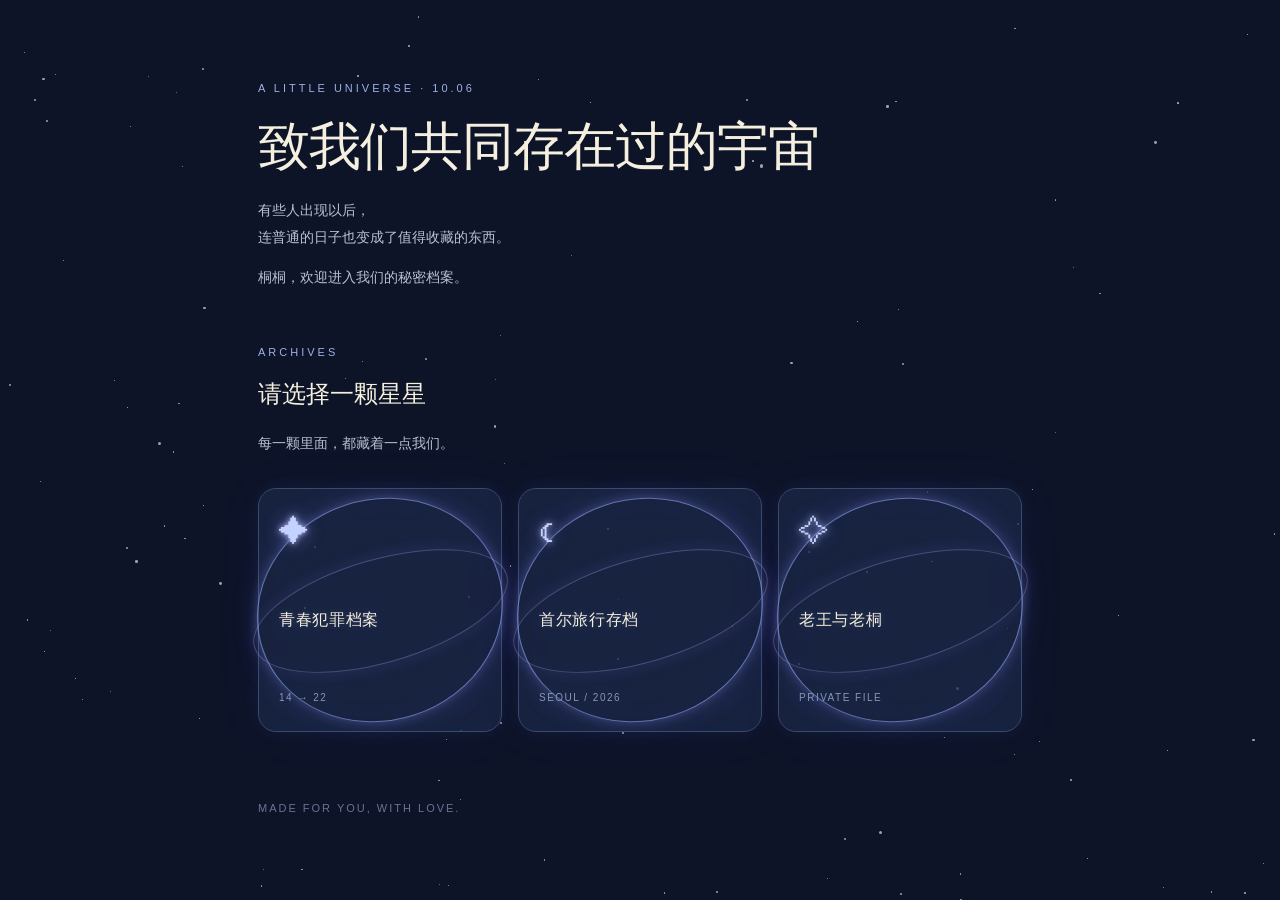
<file: index.html>
<!DOCTYPE html>
<html lang="zh-CN">
<head>
  <meta charset="UTF-8">
  <meta name="viewport" content="width=device-width, initial-scale=1.0">

  <title>致我们共同存在过的宇宙</title>

  <!-- 连接我们的统一样式 -->
  <link rel="stylesheet" href="style.css">
</head>

<body>
  <div id="star-field"></div>
  <main class="page">

    <!-- 首页标题 -->
    <section class="fade-in">
      <p class="eyebrow">A LITTLE UNIVERSE · 10.06</p>

      <h1>致我们共同存在过的宇宙</h1>

      <p class="subtitle">
        有些人出现以后，<br>
        连普通的日子也变成了值得收藏的东西。
      </p>

      <p class="subtitle">
        桐桐，欢迎进入我们的秘密档案。
      </p>
    </section>


    <!-- 三个档案入口 -->
    <section class="fade-in" style="margin-top: 55px;">

      <p class="eyebrow">ARCHIVES</p>

      <h2>请选择一颗星星</h2>

      <p class="subtitle">
        每一颗里面，都藏着一点我们。
      </p>


      <div class="archive-grid">

  <a href="archive.html" class="archive-card">
    <span class="archive-symbol">✦</span>
    <strong>青春犯罪档案</strong>
    <small>14 → 22</small>
  </a>

  <a href="seoul.html" class="archive-card">
    <span class="archive-symbol">☾</span>
    <strong>首尔旅行存档</strong>
    <small>SEOUL / 2026</small>
  </a>

  <a href="inside-jokes.html" class="archive-card">
    <span class="archive-symbol">✧</span>
    <strong>老王与老桐</strong>
    <small>PRIVATE FILE</small>
  </a>

</div>

    </section>


    <footer style="
      margin-top: 70px;
      color: #687492;
      font-size: 11px;
      letter-spacing: 2px;
    ">
      MADE FOR YOU, WITH LOVE.
    </footer>

  </main>
  <script src="script.js"></script>
</body>
</html>
</file>
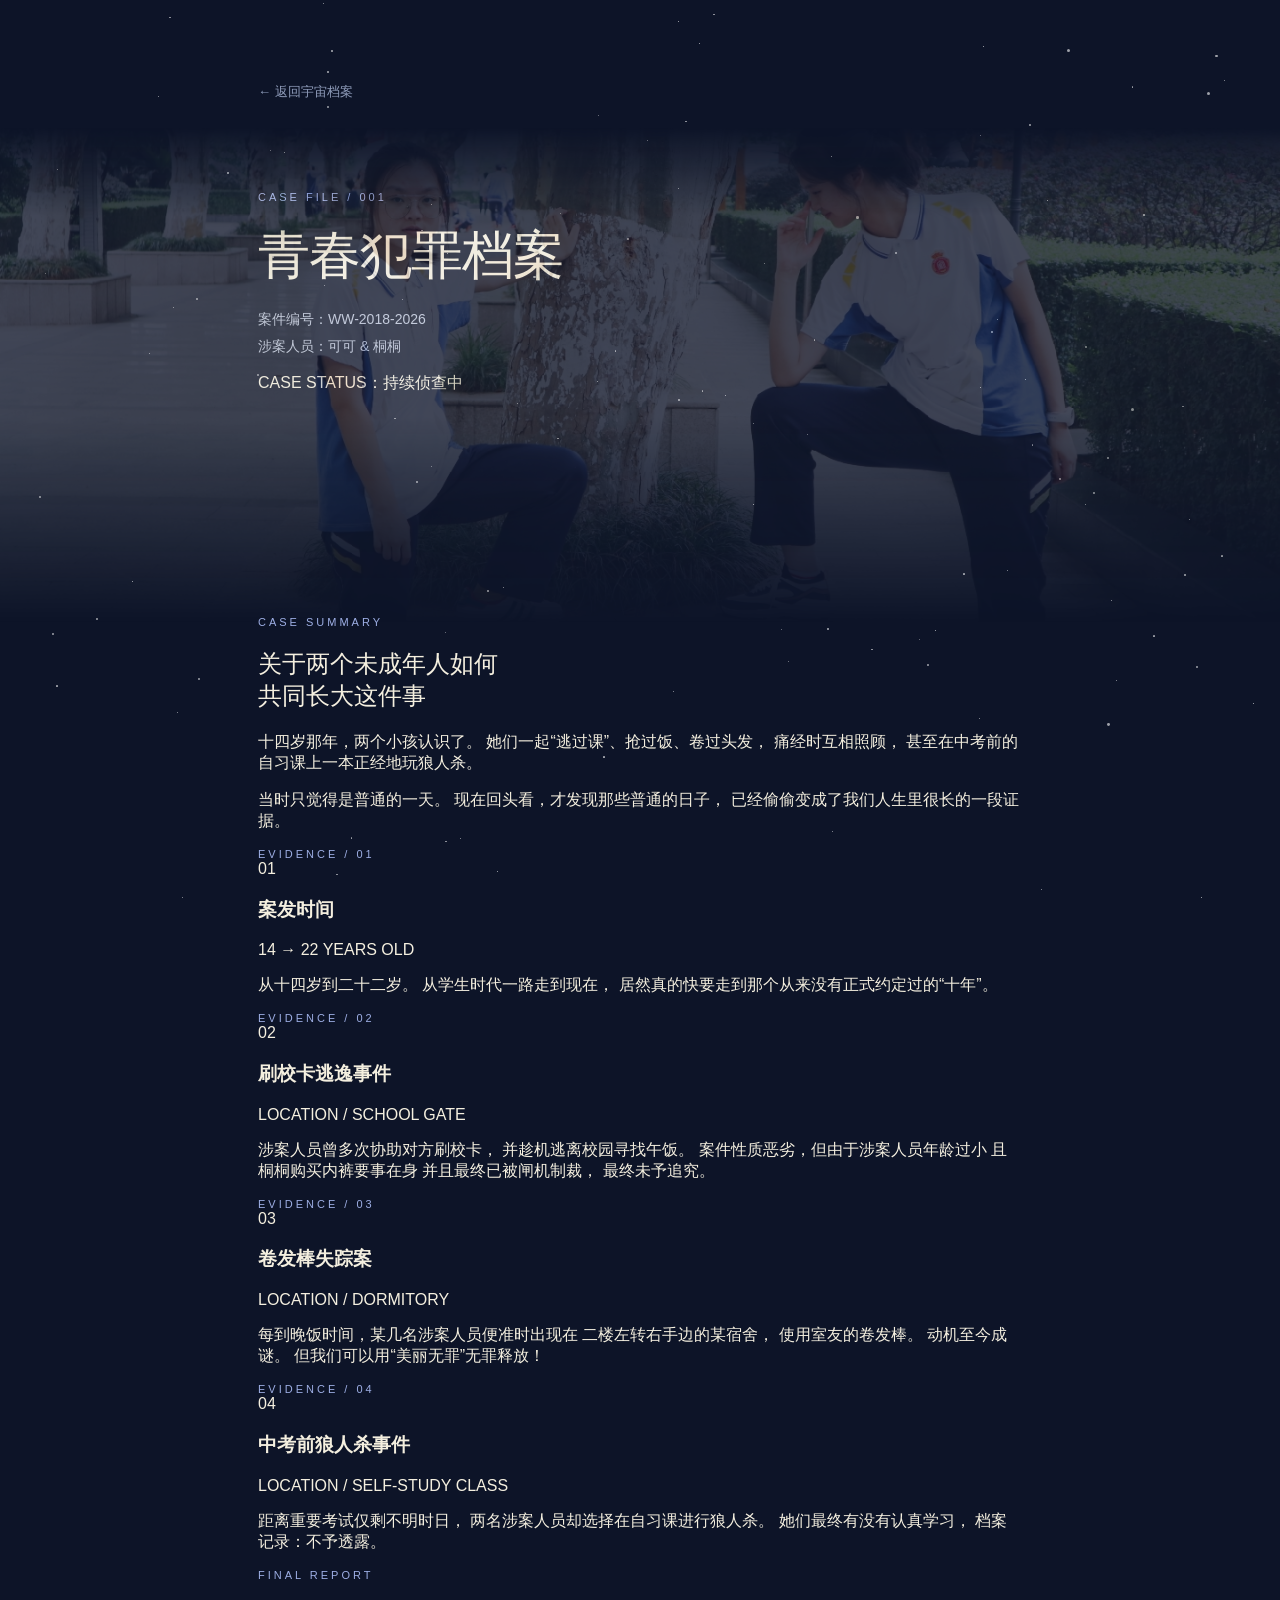
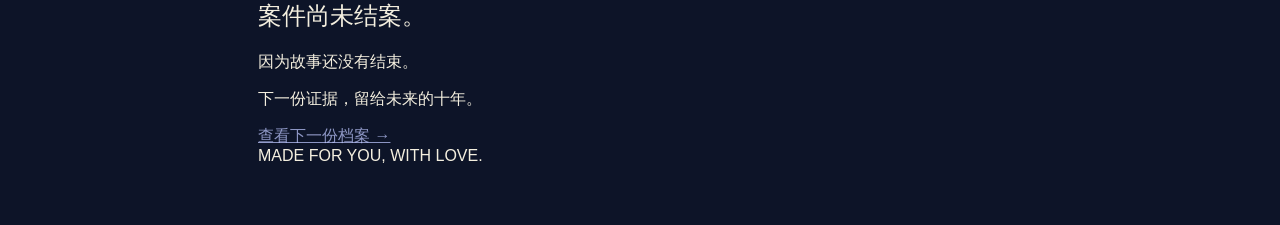
<file: archive.html>
<!DOCTYPE html>
<html lang="zh-CN">
<head>
  <meta charset="UTF-8">
  <meta name="viewport" content="width=device-width, initial-scale=1.0">
  <title>青春犯罪档案 · 致我们共同存在过的宇宙</title>
  <link rel="stylesheet" href="style.css">
</head>

<body>

  <div id="star-field"></div>

  <main class="page">

    <a href="index.html" class="back">← 返回宇宙档案</a>

    <section class="fade-in case-header">

  <img
    src="./images/youth-crime.jpg"
    alt=""
    class="case-photo"
  >

  <p class="eyebrow">CASE FILE / 001</p>

      <h1>青春犯罪档案</h1>

      <p class="subtitle">
        案件编号：WW-2018-2026<br>
        涉案人员：可可 & 桐桐
      </p>

      <div class="case-status">
        CASE STATUS：持续侦查中
      </div>
    </section>


    <section class="fade-in case-intro">
      <p class="eyebrow">CASE SUMMARY</p>

      <h2>关于两个未成年人如何<br>共同长大这件事</h2>

      <p>
        十四岁那年，两个小孩认识了。
        她们一起“逃过课”、抢过饭、卷过头发，
        痛经时互相照顾，
        甚至在中考前的自习课上一本正经地玩狼人杀。
      </p>

      <p>
        当时只觉得是普通的一天。
        现在回头看，才发现那些普通的日子，
        已经偷偷变成了我们人生里很长的一段证据。
      </p>
    </section>


    <section class="fade-in evidence-section">

      <p class="eyebrow">EVIDENCE / 01</p>

      <div class="evidence-card">
        <span class="evidence-number">01</span>

        <div>
          <h3>案发时间</h3>
          <p class="evidence-date">14 → 22 YEARS OLD</p>

          <p>
            从十四岁到二十二岁。
            从学生时代一路走到现在，
            居然真的快要走到那个从来没有正式约定过的“十年”。
          </p>
        </div>
      </div>


      <p class="eyebrow">EVIDENCE / 02</p>

      <div class="evidence-card">
        <span class="evidence-number">02</span>

        <div>
          <h3>刷校卡逃逸事件</h3>
          <p class="evidence-date">LOCATION / SCHOOL GATE</p>

          <p>
            涉案人员曾多次协助对方刷校卡，
            并趁机逃离校园寻找午饭。
            案件性质恶劣，但由于涉案人员年龄过小
            且桐桐购买内裤要事在身
            并且最终已被闸机制裁，
            最终未予追究。
          </p>
        </div>
      </div>


      <p class="eyebrow">EVIDENCE / 03</p>

      <div class="evidence-card">
        <span class="evidence-number">03</span>

        <div>
          <h3>卷发棒失踪案</h3>
          <p class="evidence-date">LOCATION / DORMITORY</p>

          <p>
            每到晚饭时间，某几名涉案人员便准时出现在
            二楼左转右手边的某宿舍，
            使用室友的卷发棒。
            动机至今成谜。
            但我们可以用“美丽无罪”无罪释放！
          </p>
        </div>
      </div>


      <p class="eyebrow">EVIDENCE / 04</p>

      <div class="evidence-card">
        <span class="evidence-number">04</span>

        <div>
          <h3>中考前狼人杀事件</h3>
          <p class="evidence-date">LOCATION / SELF-STUDY CLASS</p>

          <p>
            距离重要考试仅剩不明时日，
            两名涉案人员却选择在自习课进行狼人杀。
            她们最终有没有认真学习，
            档案记录：不予透露。
          </p>
        </div>
      </div>

    </section>


    <section class="fade-in case-conclusion">

      <p class="eyebrow">FINAL REPORT</p>

      <h2>案件尚未结案。</h2>

      <p>
        因为故事还没有结束。
      </p>

      <p>
        下一份证据，留给未来的十年。
      </p>

      <a href="seoul.html" class="case-link">
        查看下一份档案 →
      </a>

    </section>


    <footer>
      MADE FOR YOU, WITH LOVE.
    </footer>

  </main>

  <script src="script.js"></script>

</body>
</html>
</file>
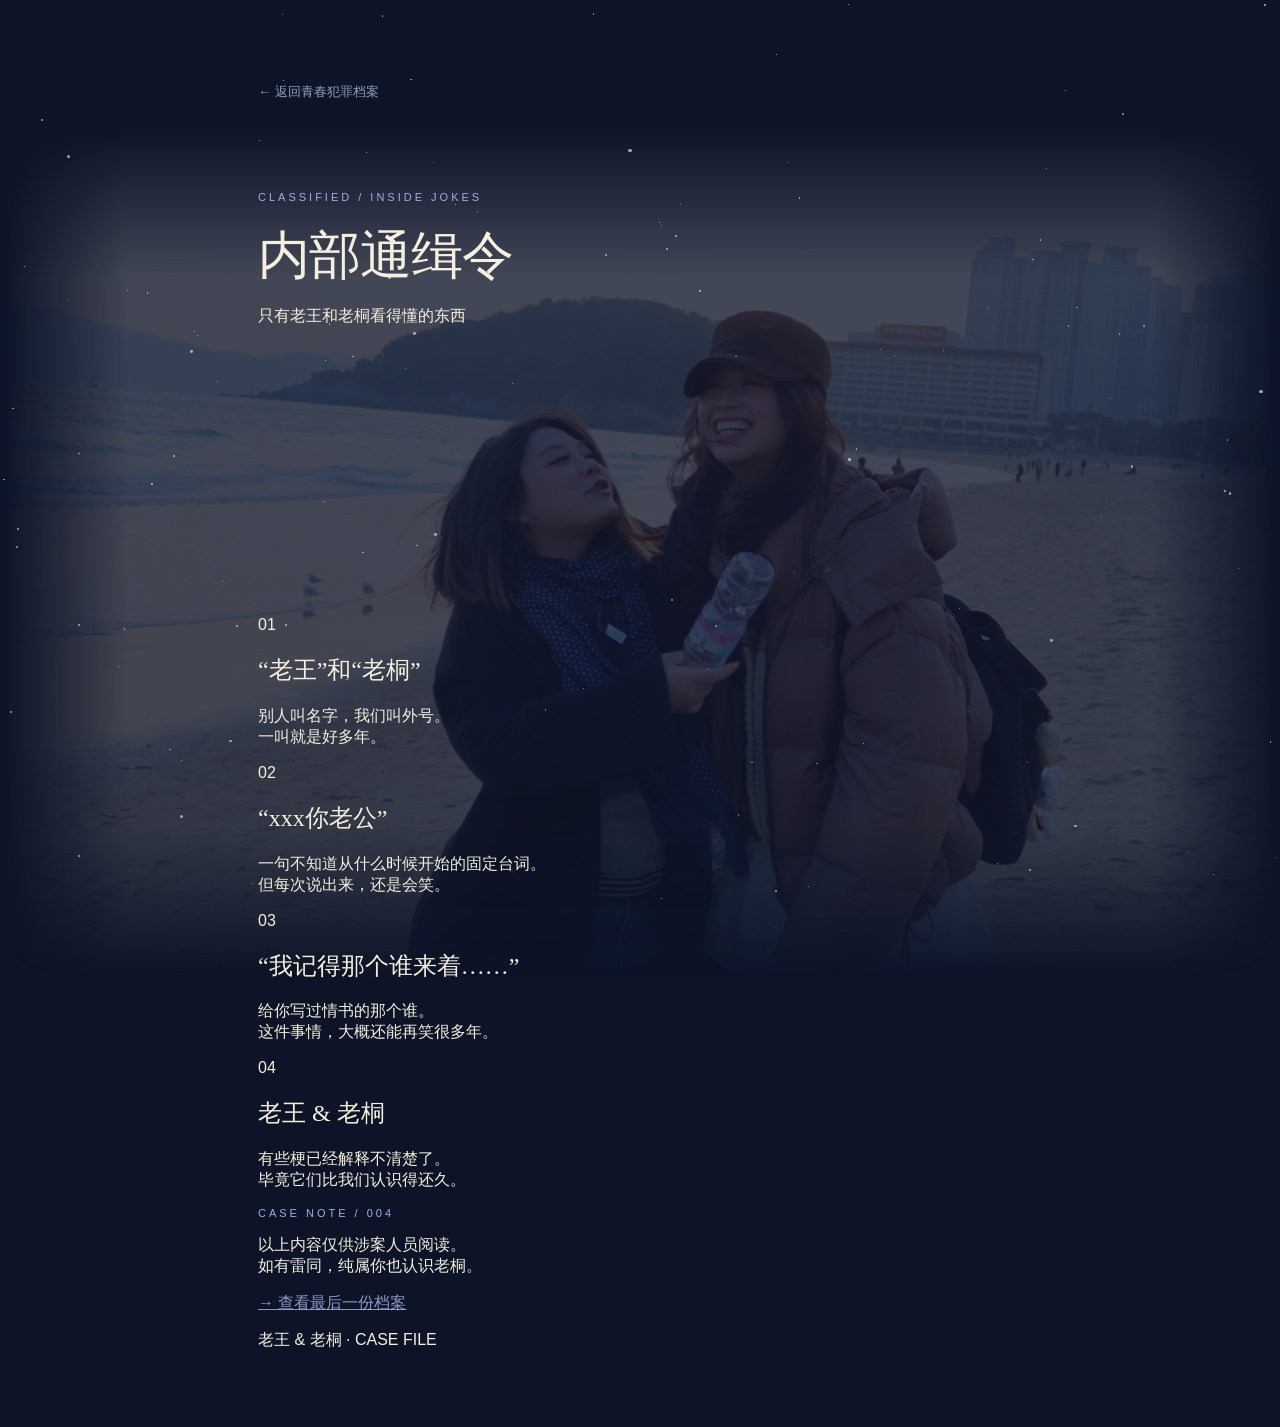
<file: inside-jokes.html>
<!DOCTYPE html>
<html lang="zh-CN">
<head>
  <meta charset="UTF-8">
  <meta name="viewport" content="width=device-width, initial-scale=1.0">
  <title>内部通缉令｜老王 & 老桐</title>
  <link rel="stylesheet" href="style.css">
</head>

<body>

  <div id="star-field"></div>

  <main class="page inside-page">

    <a href="archive.html" class="back">← 返回青春犯罪档案</a>

    <section class="inside-header fade-in">

  <img
    src="./images/inside-jokes.jpg"
    alt=""
    class="inside-photo"
  >

  <p class="eyebrow">CLASSIFIED / INSIDE JOKES</p>
  <h1>内部通缉令</h1>
  <p class="inside-subtitle">只有老王和老桐看得懂的东西</p>

</section>

    <section class="joke-list">

      <article class="joke-card fade-in">
        <span class="joke-number">01</span>
        <h2>“老王”和“老桐”</h2>
        <p>
          别人叫名字，我们叫外号。
          <br>
          一叫就是好多年。
        </p>
      </article>

      <article class="joke-card fade-in">
        <span class="joke-number">02</span>
        <h2>“xxx你老公”</h2>
        <p>
          一句不知道从什么时候开始的固定台词。
          <br>
          但每次说出来，还是会笑。
        </p>
      </article>

      <article class="joke-card fade-in">
        <span class="joke-number">03</span>
        <h2>“我记得那个谁来着……”</h2>
        <p>
          给你写过情书的那个谁。
          <br>
          这件事情，大概还能再笑很多年。
        </p>
      </article>

      <article class="joke-card fade-in">
        <span class="joke-number">04</span>
        <h2>老王 & 老桐</h2>
        <p>
          有些梗已经解释不清楚了。
          <br>
          毕竟它们比我们认识得还久。
        </p>
      </article>

    </section>

    <section class="inside-end fade-in">
      <p class="eyebrow">CASE NOTE / 004</p>
      <p>
        以上内容仅供涉案人员阅读。
        <br>
        如有雷同，纯属你也认识老桐。
      </p>

      <a href="letter.html" class="case-link">
        → 查看最后一份档案
      </a>
    </section>

    <footer class="footer">
      <p>老王 & 老桐 · CASE FILE</p>
    </footer>

  </main>

  <script src="script.js"></script>
</body>
</html>
</file>
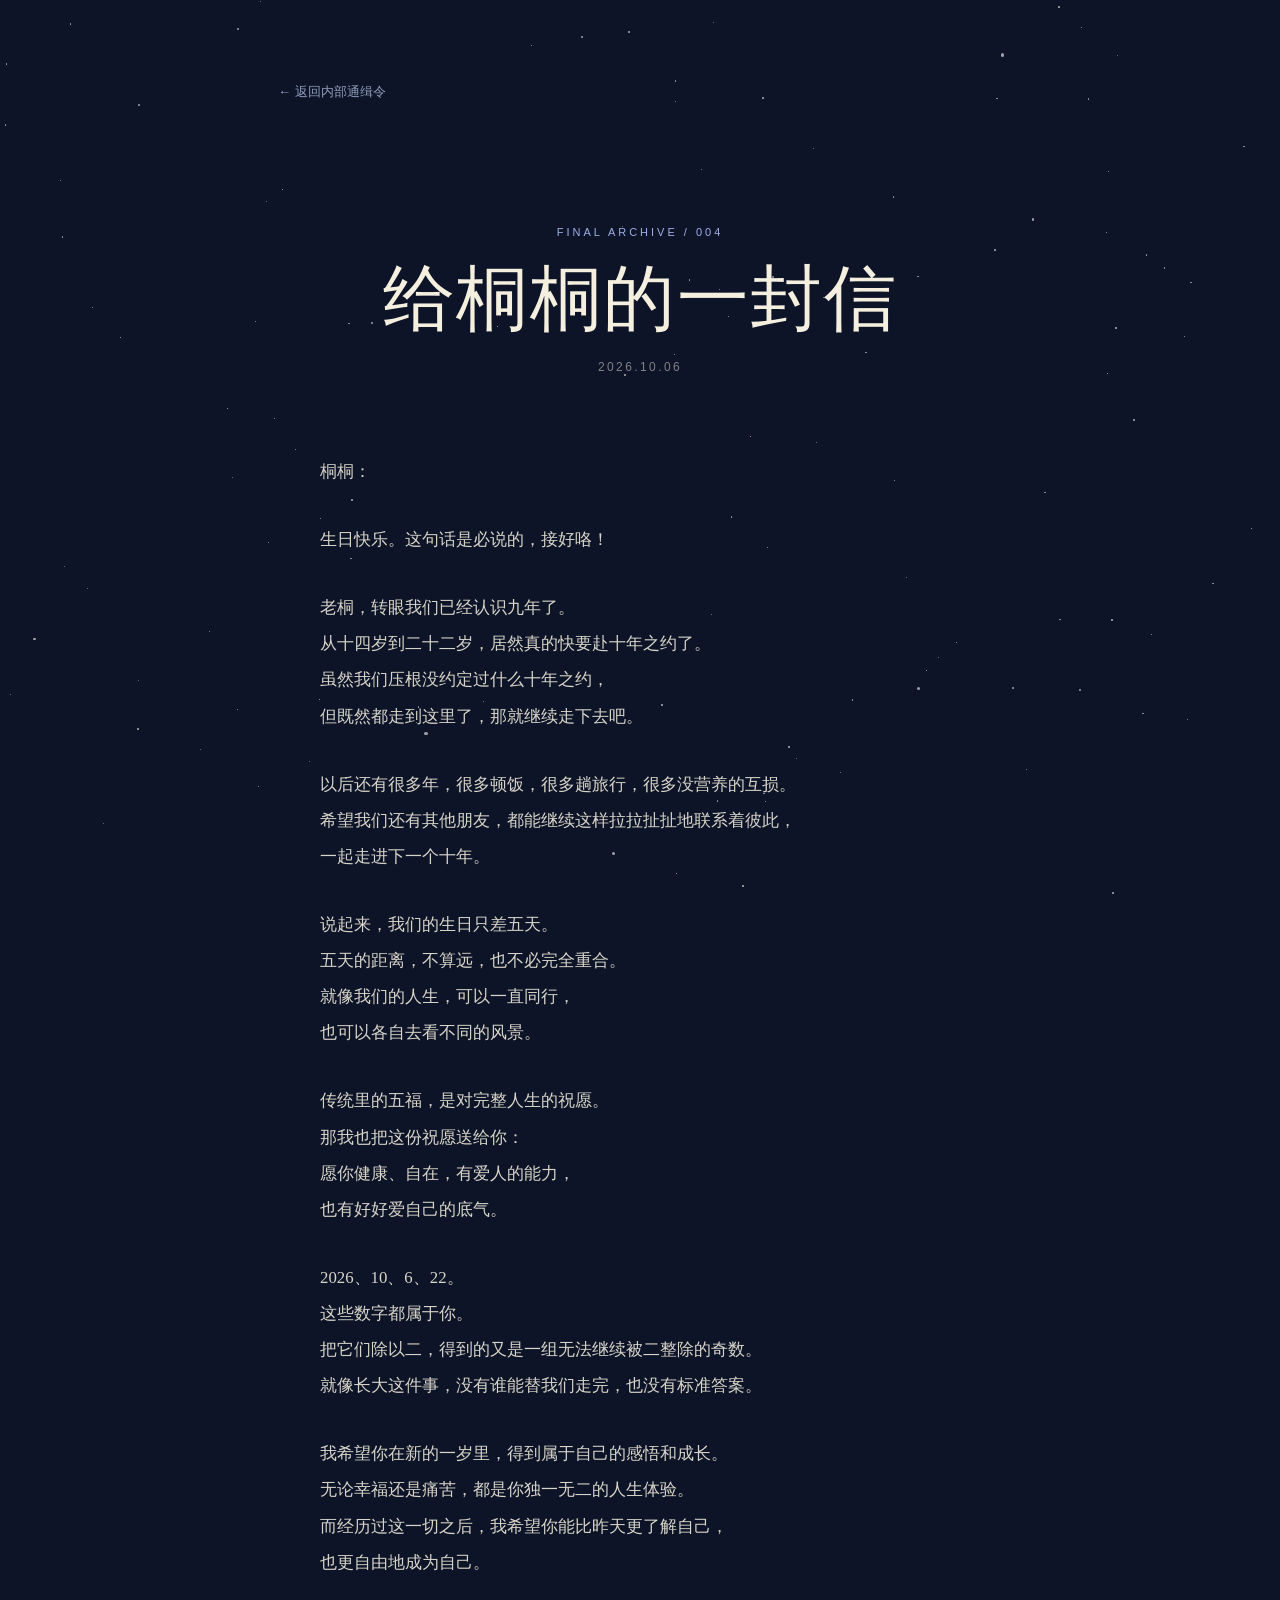
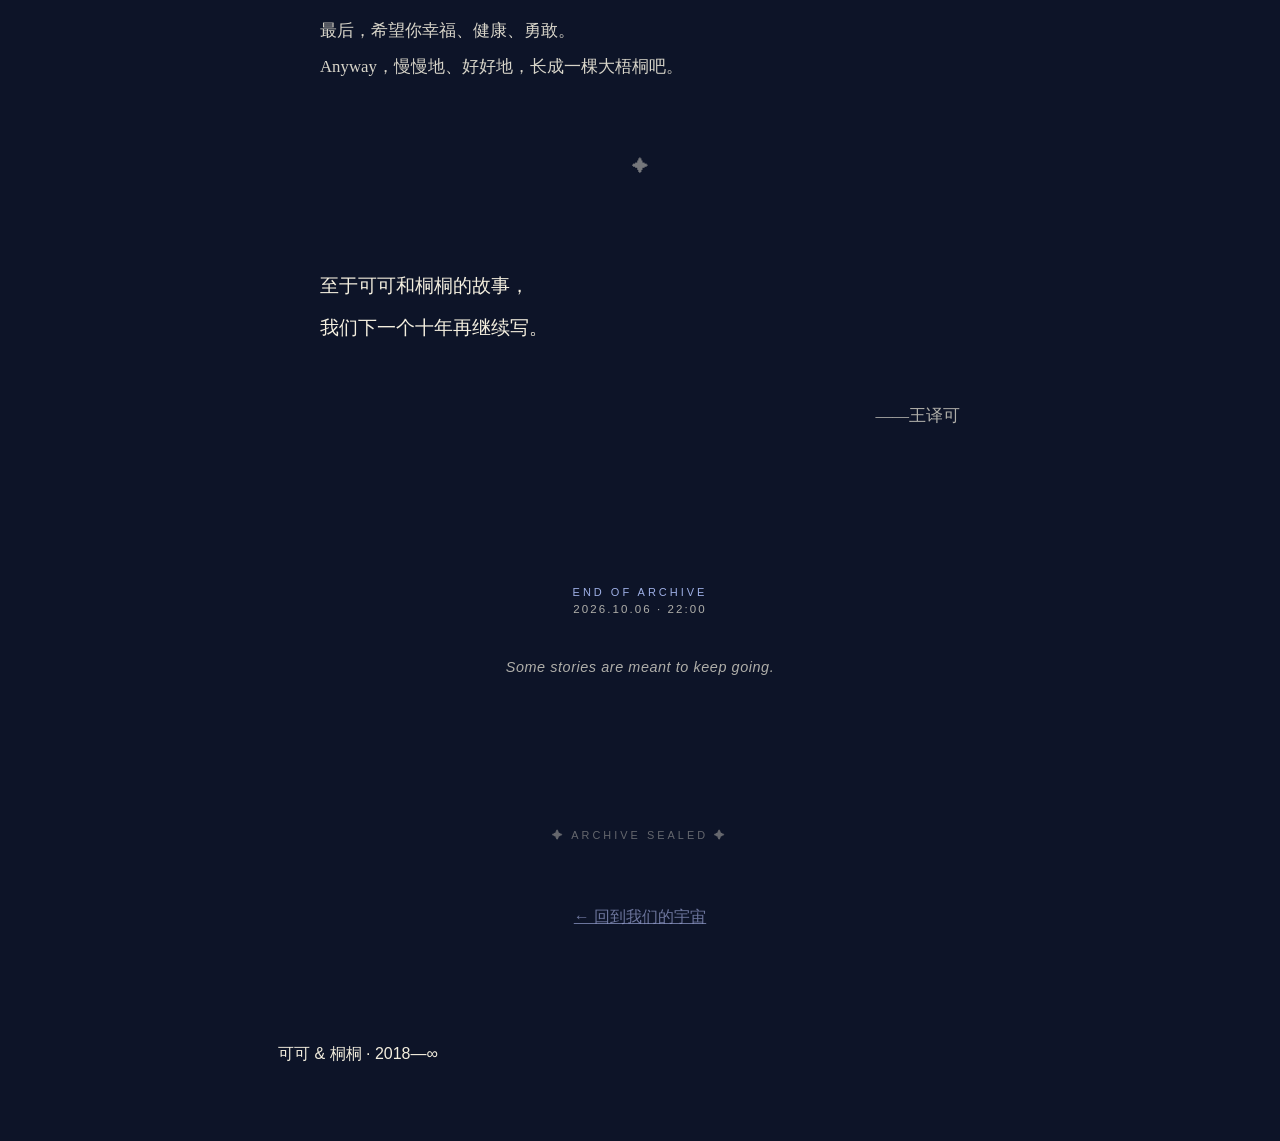
<file: letter.html>
<!DOCTYPE html>
<html lang="zh-CN">
<head>
  <meta charset="UTF-8">
  <meta name="viewport" content="width=device-width, initial-scale=1.0">

  <title>给t桐桐的一封信</title>

  <link rel="stylesheet" href="style.css">
</head>

<body>

  <div id="star-field"></div>

  <main class="page letter-page">

    <a href="inside-jokes.html" class="back">
      ← 返回内部通缉令
    </a>

<section class="letter-header fade-in">
  <p class="eyebrow">FINAL ARCHIVE / 004</p>
  <h1>给桐桐的一封信</h1>
  <p class="letter-date">2026.10.06</p>
</section>

    <article class="letter-content fade-in">

  <p>桐桐：</p>

  <p>
    生日快乐。这句话是必说的，接好咯！
  </p>

  <p>
    老桐，转眼我们已经认识九年了。
    <br>
    从十四岁到二十二岁，居然真的快要赴十年之约了。
    <br>
    虽然我们压根没约定过什么十年之约，
    <br>
    但既然都走到这里了，那就继续走下去吧。
  </p>

  <p>
    以后还有很多年，很多顿饭，很多趟旅行，很多没营养的互损。
    <br>
    希望我们还有其他朋友，都能继续这样拉拉扯扯地联系着彼此，
    <br>
    一起走进下一个十年。
  </p>

  <p>
    说起来，我们的生日只差五天。
    <br>
    五天的距离，不算远，也不必完全重合。
    <br>
    就像我们的人生，可以一直同行，
    <br>
    也可以各自去看不同的风景。
  </p>

  <p>
    传统里的五福，是对完整人生的祝愿。
    <br>
    那我也把这份祝愿送给你：
    <br>
    愿你健康、自在，有爱人的能力，
    <br>
    也有好好爱自己的底气。
  </p>

  <p>
    2026、10、6、22。
    <br>
    这些数字都属于你。
    <br>
    把它们除以二，得到的又是一组无法继续被二整除的奇数。
    <br>
    就像长大这件事，没有谁能替我们走完，也没有标准答案。
  </p>

  <p>
    我希望你在新的一岁里，得到属于自己的感悟和成长。
    <br>
    无论幸福还是痛苦，都是你独一无二的人生体验。
    <br>
    而经历过这一切之后，我希望你能比昨天更了解自己，
    <br>
    也更自由地成为自己。
  </p>

  <p>
    最后，希望你幸福、健康、勇敢。
    <br>
    Anyway，慢慢地、好好地，长成一棵大梧桐吧。
  </p>

  <div class="letter-divider">✦</div>

  <p class="letter-ending">
    至于可可和桐桐的故事，
    <br>
    我们下一个十年再继续写。
  </p>

  <p class="letter-signature">
    ——王译可
  </p>

</article>


    <section class="letter-end fade-in">
  <p class="eyebrow">END OF ARCHIVE</p>

  <p class="letter-date-sealed">2026.10.06 · 22:00</p>

  <p class="letter-final-line">
    <em>Some stories are meant to keep going.</em>
  </p>

  <div class="letter-seal">
    <span>✦ ARCHIVE SEALED ✦</span>
  </div>

  <a href="index.html" class="case-link">← 回到我们的宇宙</a>
</section>



    <footer class="footer">
      <p>可可 & 桐桐 · 2018—∞</p>
    </footer>

  </main>

  <script src="script.js"></script>

</body>
</html>
</file>
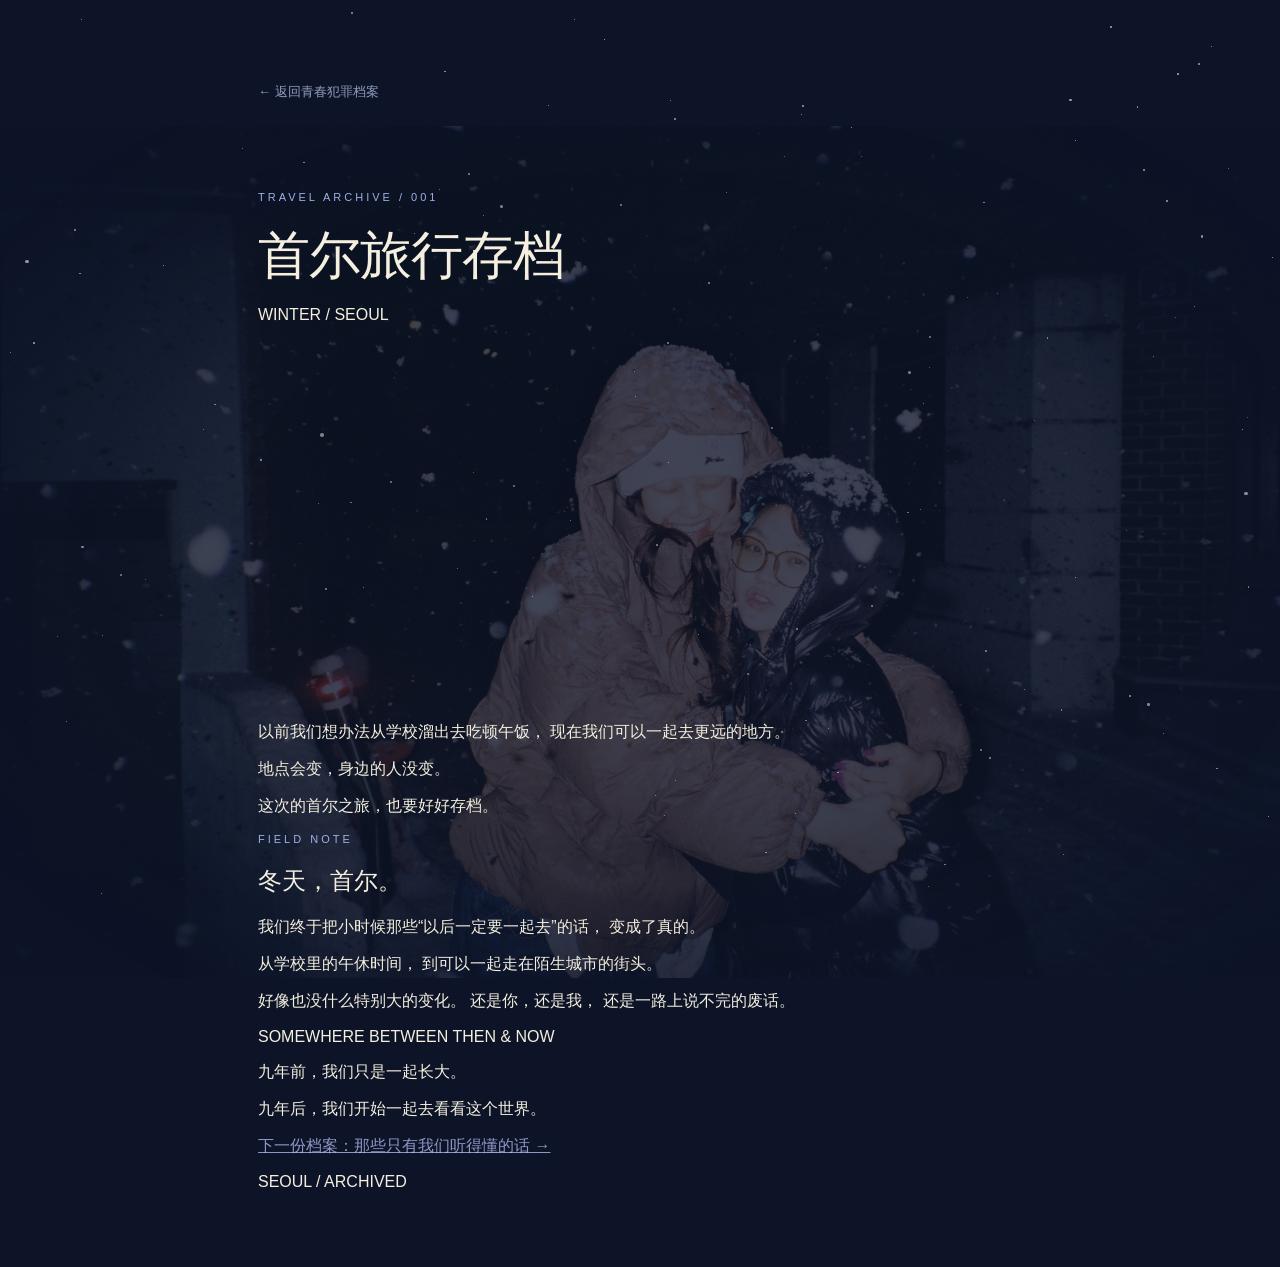
<file: seoul.html>
<!DOCTYPE html>
<html lang="zh-CN">
<head>
  <meta charset="UTF-8">
  <meta name="viewport" content="width=device-width, initial-scale=1.0">
  <title>首尔旅行存档｜致我们共同存在过的宇宙</title>
  <link rel="stylesheet" href="style.css">
</head>

<body>
  <div id="star-field"></div>

  <main class="page seoul-page">

    <a href="archive.html" class="back">← 返回青春犯罪档案</a>

    <section class="fade-in seoul-header">

  

  <p class="eyebrow">TRAVEL ARCHIVE / 001</p>
      <h1>首尔旅行存档</h1>
      <p class="seoul-date">WINTER / SEOUL</p>
    </section>

    <section class="seoul-intro fade-in">
      <p>
        以前我们想办法从学校溜出去吃顿午饭，
        现在我们可以一起去更远的地方。
      </p>

      <p>
        地点会变，身边的人没变。
      </p>

      <p>
        这次的首尔之旅，也要好好存档。
      </p>
    </section>

    <section class="seoul-memory fade-in">
      <div class="memory-line"></div>

      <p class="eyebrow">FIELD NOTE</p>

      <h2>冬天，首尔。</h2>

      <p>
        我们终于把小时候那些“以后一定要一起去”的话，
        变成了真的。
      </p>

      <p>
        从学校里的午休时间，
        到可以一起走在陌生城市的街头。
      </p>

      <p>
        好像也没什么特别大的变化。
        还是你，还是我，
        还是一路上说不完的废话。
      </p>
    </section>

    <section class="seoul-end fade-in">
      <p class="seoul-small">
        SOMEWHERE BETWEEN THEN & NOW
      </p>

      <p>
        九年前，我们只是一起长大。
      </p>

      <p>
        九年后，我们开始一起去看看这个世界。
      </p>

      <a href="inside-jokes.html" class="case-link">
        下一份档案：那些只有我们听得懂的话 →
      </a>
    </section>

    <footer class="footer">
      <p>SEOUL / ARCHIVED</p>
    </footer>

  </main>

  <script src="script.js"></script>
</body>
</html>
</file>
<file: style.css>
/* =========================
   BIRTHDAY UNIVERSE
   Shared Styles
   ========================= */

* {
  box-sizing: border-box;
}

html {
  scroll-behavior: smooth;
}

body {
  margin: 0;
  min-height: 100vh;
  color: #f4efdf;
  background: #0d1428;
  font-family:
    -apple-system,
    BlinkMacSystemFont,
    "PingFang SC",
    "Helvetica Neue",
    sans-serif;
  overflow-x: hidden;
}

/* ---------- 随机星空 ---------- */

#star-field {
  position: fixed;
  inset: 0;
  overflow: hidden;
  pointer-events: none;
  z-index: 0;
}

.page {
  position: relative;
  z-index: 1;
}

.star {
  position: absolute;
  border-radius: 50%;
  background: #ffffff;
  opacity: 0.6;
  animation-name: starMove, starBlink;
  animation-timing-function: linear, ease-in-out;
  animation-iteration-count: infinite, infinite;
  animation-direction: alternate, alternate;
}

@keyframes starMove {
  from {
    transform: translate3d(0, 0, 0);
  }

  to {
    transform: translate3d(-35px, -20px, 0);
  }
}

@keyframes starBlink {
  from {
    opacity: 0.2;
  }

  to {
    opacity: 0.9;
  }
}

/* ---------- 页面容器 ---------- */

.page {
  width: min(820px, 100%);
  margin: 0 auto;
  padding: 82px 28px 60px;
}

/* ---------- 小标题 ---------- */

.eyebrow {
  margin: 0;
  color: #9eafe5;
  font-size: 11px;
  letter-spacing: 3px;
  text-transform: uppercase;
}

/* ---------- 大标题 ---------- */

h1 {
  margin: 20px 0 18px;
  font-family: Georgia, "Times New Roman", serif;
  font-size: clamp(38px, 6vw, 52px);
  font-weight: 400;
  line-height: 1.25;
  letter-spacing: -1px;
}

h2 {
  font-family: Georgia, "Times New Roman", serif;
  font-weight: 400;
}

/* ---------- 正文 ---------- */

.subtitle {
  color: #b8c0d4;
  font-size: 14px;
  line-height: 1.9;
}

/* ---------- 按钮 ---------- */

.button {
  display: inline-block;
  margin-top: 28px;
  padding: 13px 24px;
  border: 1px solid #687aa9;
  border-radius: 30px;
  color: #f4efdf;
  background: #202d4d;
  text-decoration: none;
  font-size: 14px;
  transition:
    transform 0.25s ease,
    background 0.25s ease,
    border-color 0.25s ease;
}

.button:hover {
  transform: translateY(-3px);
  background: #2b3b64;
  border-color: #a5b8ef;
}

/* ---------- 返回按钮 ---------- */

.back {
  display: inline-block;
  margin-bottom: 45px;
  color: #8f9cba;
  text-decoration: none;
  font-size: 13px;
  transition: color 0.2s ease;
}

.back:hover {
  color: #dbe3ff;
}

/* ---------- 淡入动画 ---------- */

.fade-in {
  animation: fadeIn 0.8s ease both;
}

@keyframes fadeIn {
  from {
    opacity: 0;
    transform: translateY(12px);
  }

  to {
    opacity: 1;
    transform: translateY(0);
  }
}

/* ---------- 手机适配 ---------- */

@media (max-width: 420px) {
  .page {
    padding: 55px 20px 45px;
  }
}
/* ---------- 宇宙星球档案 ---------- */

.archive-grid {
  display: grid;
  grid-template-columns: repeat(3, 1fr);
  gap: 34px;
  margin-top: 42px;
  align-items: center;
}

.archive-card {
  position: relative;
  min-height: 190px;
  padding: 28px 22px;

  display: flex;
  flex-direction: column;
  align-items: center;
  justify-content: center;
  text-align: center;

  color: #f4efdf;
  text-decoration: none;

  /* 去掉原来的方框 */
  border: none;
  border-radius: 50%;

  background: transparent;

  aspect-ratio: 1 / 1;

  transition:
    transform 0.6s cubic-bezier(0.2, 0.8, 0.2, 1),
    filter 0.6s ease;
}

/* ===== 星球的镂空轨道 ===== */

.archive-card::before {
  content: "";
  position: absolute;
  inset: 10px;

  border: 1px solid rgba(155, 175, 255, 0.58);
  border-radius: 50%;

  transform: rotate(-18deg) scaleX(1.12);

  box-shadow:
    0 0 10px rgba(145, 165, 255, 0.28),
    0 0 28px rgba(125, 120, 255, 0.13);

  transition:
    transform 0.7s ease,
    border-color 0.7s ease,
    box-shadow 0.7s ease;
}

/* 第二条轨道，让它更像一颗星球 */

.archive-card::after {
  content: "";
  position: absolute;
  width: 108%;
  height: 42%;

  left: -4%;
  top: 29%;

  border: 1px solid rgba(190, 175, 255, 0.30);
  border-radius: 50%;

  transform: rotate(-16deg);

  box-shadow:
    0 0 16px rgba(150, 135, 255, 0.12);

  pointer-events: none;

  transition:
    transform 0.7s ease,
    opacity 0.7s ease;
}

/* ===== 星球中心的柔光 ===== */

.archive-card {
  filter:
    drop-shadow(0 0 8px rgba(105, 130, 255, 0.08))
    drop-shadow(0 0 22px rgba(130, 105, 255, 0.05));
}

/* ===== 星球里的内容 ===== */

.archive-symbol {
  position: relative;
  z-index: 2;

  margin-bottom: 12px;

  font-size: 30px;
  line-height: 1;

  color: #d1d9ff;

  text-shadow:
    0 0 6px rgba(190, 205, 255, 0.9),
    0 0 18px rgba(145, 150, 255, 0.55);
}

.archive-card strong {
  position: relative;
  z-index: 2;

  font-size: 15px;
  font-weight: 500;
  letter-spacing: 0.04em;

  text-shadow:
    0 0 10px rgba(190, 200, 255, 0.16);
}

.archive-card small {
  position: relative;
  z-index: 2;

  margin-top: 10px;

  color: #8997b9;
  font-size: 9px;
  letter-spacing: 1.5px;
}

/* ===== 鼠标悬停：星球苏醒 ===== */

.archive-card:hover {
  transform: translateY(-8px) scale(1.035);

}  

.archive-card:hover::before {
  border-color: rgba(180, 195, 255, 0.85);

  transform:
    rotate(-12deg)
    scaleX(1.16);

  box-shadow:
    0 0 12px rgba(155, 180, 255, 0.45),
    0 0 35px rgba(135, 120, 255, 0.20);
}

.archive-card:hover::after {
  opacity: 0.8;

  transform:
    rotate(-10deg)
    scaleX(1.04);
}

.archive-card:hover .archive-symbol {
  color: #eef1ff;

  text-shadow:
    0 0 8px rgba(220, 225, 255, 1),
    0 0 22px rgba(155, 160, 255, 0.75);
}


/* ===== 手机 ===== */

@media (max-width: 650px) {

  .archive-grid {
    grid-template-columns: 1fr;
    gap: 38px;
  }

  .archive-card {
    width: min(78vw, 300px);
    margin: 0 auto;
  }
}

/* ===== 青春犯罪档案馆 ===== */

.case-header {
  position: relative;
  padding-top: 45px;
  min-height: 470px;
}

.case-photo {
  position: absolute;
  top: -20px;
  left: 50%;
  width: 100vw;
  height: 500px;
  transform: translateX(-50%);
  object-fit: cover;
  opacity: 0.22;
  z-index: 2;
  display: block;
  pointer-events: none;

-webkit-mask-image: linear-gradient(
  to bottom,
  transparent 0%,
  black 18%,
  black 58%,
  transparent 100%
);

mask-image: linear-gradient(
  to bottom,
  transparent 0%,
  black 18%,
  black 58%,
  transparent 100%
);
}
/* =========================
   BIRTHDAY UNIVERSE
   Shared Styles
   ========================= */

* {
  box-sizing: border-box;
}

html {
  scroll-behavior: smooth;
}

body {
  margin: 0;
  min-height: 100vh;
  color: #f4efdf;
  background: #0d1428;
  font-family:
    -apple-system,
    BlinkMacSystemFont,
    "PingFang SC",
    "Helvetica Neue",
    sans-serif;
  overflow-x: hidden;
}

/* ---------- 随机星空 ---------- */

#star-field {
  position: fixed;
  inset: 0;
  overflow: hidden;
  pointer-events: none;
  z-index: 0;
}

.page {
  position: relative;
  z-index: 1;
}

.star {
  position: absolute;
  border-radius: 50%;
  background: #ffffff;
  opacity: 0.6;
  animation-name: starMove, starBlink;
  animation-timing-function: linear, ease-in-out;
  animation-iteration-count: infinite, infinite;
  animation-direction: alternate, alternate;
}

@keyframes starMove {
  from {
    transform: translate3d(0, 0, 0);
  }

  to {
    transform: translate3d(-35px, -20px, 0);
  }
}

@keyframes starBlink {
  from {
    opacity: 0.2;
  }

  to {
    opacity: 0.9;
  }
}

/* ---------- 页面容器 ---------- */

.page {
  width: min(820px, 100%);
  margin: 0 auto;
  padding: 82px 28px 60px;
}

/* ---------- 小标题 ---------- */

.eyebrow {
  margin: 0;
  color: #9eafe5;
  font-size: 11px;
  letter-spacing: 3px;
  text-transform: uppercase;
}

/* ---------- 大标题 ---------- */

h1 {
  margin: 20px 0 18px;
  font-family: Georgia, "Times New Roman", serif;
  font-size: clamp(38px, 6vw, 52px);
  font-weight: 400;
  line-height: 1.25;
  letter-spacing: -1px;
}

h2 {
  font-family: Georgia, "Times New Roman", serif;
  font-weight: 400;
}

/* ---------- 正文 ---------- */

.subtitle {
  color: #b8c0d4;
  font-size: 14px;
  line-height: 1.9;
}

/* ---------- 按钮 ---------- */

.button {
  display: inline-block;
  margin-top: 28px;
  padding: 13px 24px;
  border: 1px solid #687aa9;
  border-radius: 30px;
  color: #f4efdf;
  background: #202d4d;
  text-decoration: none;
  font-size: 14px;
  transition:
    transform 0.25s ease,
    background 0.25s ease,
    border-color 0.25s ease;
}

.button:hover {
  transform: translateY(-3px);
  background: #2b3b64;
  border-color: #a5b8ef;
}

/* ---------- 返回按钮 ---------- */

.back {
  display: inline-block;
  margin-bottom: 45px;
  color: #8f9cba;
  text-decoration: none;
  font-size: 13px;
  transition: color 0.2s ease;
}

.back:hover {
  color: #dbe3ff;
}

/* ---------- 淡入动画 ---------- */

.fade-in {
  animation: fadeIn 0.8s ease both;
}

@keyframes fadeIn {
  from {
    opacity: 0;
    transform: translateY(12px);
  }

  to {
    opacity: 1;
    transform: translateY(0);
  }
}

/* ---------- 手机适配 ---------- */

@media (max-width: 420px) {
  .page {
    padding: 55px 20px 45px;
  }
}
/* ---------- 档案卡片 ---------- */

.archive-grid {
  display: grid;
  grid-template-columns: repeat(3, 1fr);
  gap: 16px;
  margin-top: 32px;
}

.archive-card {
  min-height: 190px;
  padding: 28px 20px;
  border: 1px solid #39496f;
  border-radius: 18px;

  display: flex;
  flex-direction: column;
  align-items: flex-start;
  justify-content: space-between;

  color: #f4efdf;
  background: rgba(27, 39, 68, 0.72);
  text-decoration: none;

  transition:
    transform 0.3s ease,
    border-color 0.3s ease,
    background 0.3s ease;
}

.archive-card:hover {
  transform: translateY(-7px);
  border-color: #91a6e4;
  background: rgba(38, 54, 91, 0.9);
}

.archive-symbol {
  font-size: 30px;
  color: #c4d2ff;
}

.archive-card strong {
  font-size: 16px;
  font-weight: 500;
}

.archive-card small {
  color: #8997b9;
  font-size: 10px;
  letter-spacing: 1.5px;
}

/* 手机：三张卡片变成竖排 */

@media (max-width: 650px) {
  .archive-grid {
    grid-template-columns: 1fr;
  }

  .archive-card {
    min-height: 145px;
  }
}
/* ===== 青春犯罪档案馆 ===== */

.case-header {
  position: relative;
  padding-top: 45px;
  min-height: 470px;
}

.case-photo {
  position: absolute;
  top: -20px;
  left: 50%;
  width: 100vw;
  height: 500px;
  transform: translateX(-50%);
  object-fit: cover;
  opacity: 0.22;
  z-index: 2;
  display: block;
  pointer-events: none;

-webkit-mask-image: linear-gradient(
  to bottom,
  transparent 0%,
  black 18%,
  black 58%,
  transparent 100%
);

mask-image: linear-gradient(
  to bottom,
  transparent 0%,
  black 18%,
  black 58%,
  transparent 100%
);
}
/* ===== 首尔旅行存档 ===== */

.seoul-page {
  position: relative;
}

.seoul-header {
  position: relative;
  padding-top: 45px;
  min-height: 560px;
  isolation: isolate;      /* 让 z-index 更可控 */
}

.seoul-header::before {
  content: "";
  position: absolute;

  top: -20px;
  left: 50%;
  width: 100vw;
  height: auto;
  aspect-ratio: 3602 / 2397;
  transform: translateX(-50%);

  background-image: url("./images/seoul-winter.jpg");
  background-size: 100% auto;
  background-position: center top;
  background-repeat: no-repeat;

  opacity: 0.22;
  z-index: 0;
  pointer-events: none;

  /* 你现在已经满意的四边渐隐 */
  -webkit-mask-image: radial-gradient(
    ellipse at center,
    black 35%,
    rgba(0, 0, 0, 0.85) 55%,
    transparent 100%
  );

  mask-image: radial-gradient(
    ellipse at center,
    black 35%,
    rgba(0, 0, 0, 0.85) 55%,
    transparent 100%
  );
}

.seoul-header > * {
  position: relative;
  z-index: 1;              /* 文字在图片上面 */
}

/* ===== 最后一封信 ===== */

.letter-page {
  max-width: 780px;
}

.letter-header {
  text-align: center;
  padding: 80px 0 70px;
}

.letter-header h1 {
  margin: 1rem 0;
  font-family: Georgia, "Times New Roman", serif;
  font-size: clamp(2.5rem, 7vw, 4.5rem);
  font-weight: 400;
  letter-spacing: 0.02em;
}

.letter-date {
  margin: 0;
  color: rgba(244, 239, 223, 0.5);
  letter-spacing: 0.2em;
  font-size: 0.75rem;
}

.letter-content {
  max-width: 680px;
  margin: 0 auto;
  padding: 10px 20px 80px;
  font-family: Georgia, "Times New Roman", "Songti SC", serif;
  font-size: 1.05rem;
  line-height: 2.15;
  color: rgba(244, 239, 223, 0.88);
}

.letter-content p {
  margin: 0 0 2rem;
}

.letter-divider {
  text-align: center;
  margin: 4rem 0;
  color: rgba(244, 239, 223, 0.45);
}

.letter-ending {
  margin-top: 5rem !important;
  font-size: 1.2rem;
  line-height: 2.2;
  color: #f4efdf;
}

.letter-signature {
  text-align: right;
  margin-top: 3rem !important;
  color: rgba(244, 239, 223, 0.7);
}

.letter-end {
  text-align: center;
  padding: 40px 0 100px;
}

.letter-end > p:not(.eyebrow) {
  margin: 1.5rem 0 2.5rem;
  line-height: 2;
  color: rgba(244, 239, 223, 0.7);
}
.letter-date-sealed {
  margin: 0 0 2rem !important;
  color: rgba(244, 239, 223, 0.45);
  font-size: 0.72rem;
  letter-spacing: 0.18em;
}

.letter-final-line {
  margin: 0 !important;
  color: rgba(244, 239, 223, 0.58);
  font-size: 0.9rem;
  letter-spacing: 0.04em;
}

.letter-seal {
  margin: 9rem 0 4rem;
  text-align: center;
}

.letter-seal span {
  display: inline-block;
  color: rgba(244, 239, 223, 0.38);
  font-size: 0.68rem;
  letter-spacing: 0.28em;
}

.letter-end .case-link {
  opacity: 0.75;
}
/* ===== 档案链接状态 ===== */

.case-link,
.case-link:visited {
  color: rgba(190, 200, 255, 0.72);
}

.case-link:hover {
  color: #f4efdf;
}

.case-link:active {
  color: rgba(190, 200, 255, 0.5);
}
/* ===== 点击星光特效 ===== */

.click-star {
  position: fixed;
  width: 1px;
  height: 1px;
  pointer-events: none;
  z-index: 9999;
}

/* ===== 镂空五角星 ===== */

.click-star-shape {
  position: absolute;
  left: 0;
  top: 0;
  width: 42px;
  height: 42px;
  transform: translate(-50%, -50%) scale(0.25);
  opacity: 0;
  animation: click-star-pop 1.1s ease-out forwards;
}

.click-star-shape svg {
  width: 100%;
  height: 100%;
  overflow: visible;
  filter:
    drop-shadow(0 0 5px rgba(210, 220, 255, 0.9))
    drop-shadow(0 0 16px rgba(180, 200, 255, 0.45));
}

.click-star-shape polygon {
  fill: none;
  stroke: rgba(225, 230, 255, 0.95);
  stroke-width: 3;
  stroke-linejoin: round;
}

/* ===== 三层星光涟漪 ===== */

.click-ring {
  position: absolute;
  left: 0;
  top: 0;
  width: 22px;
  height: 22px;
  border: 1px solid rgba(200, 215, 255, 0.48);
  border-radius: 50%;
  transform: translate(-50%, -50%) scale(0.2);
  opacity: 0;

  box-shadow:
    0 0 12px rgba(190, 210, 255, 0.22),
    0 0 28px rgba(170, 195, 255, 0.10),
    inset 0 0 10px rgba(190, 210, 255, 0.08);
}

.ring-1 {
  animation: click-ripple 1.3s cubic-bezier(0.2, 0.65, 0.3, 1) forwards;
}

.ring-2 {
  animation: click-ripple 1.55s cubic-bezier(0.2, 0.65, 0.3, 1) 0.12s forwards;
}

.ring-3 {
  animation: click-ripple 1.8s cubic-bezier(0.2, 0.65, 0.3, 1) 0.24s forwards;
}

/* ===== 星星出现与消失 ===== */

@keyframes click-star-pop {
  0% {
    opacity: 0;
    transform: translate(-50%, -50%) scale(0.25) rotate(-12deg);
  }

  18% {
    opacity: 1;
    transform: translate(-50%, -50%) scale(1) rotate(0deg);
  }

  100% {
    opacity: 0;
    transform: translate(-50%, -50%) scale(0.72) rotate(8deg);
  }
}

/* ===== 涟漪扩散 ===== */

@keyframes click-ripple {
  0% {
    opacity: 0;
    transform: translate(-50%, -50%) scale(0.2);
  }

  10% {
    opacity: 0.65;
  }

  35% {
    opacity: 0.38;
  }

  65% {
    opacity: 0.16;
  }

  100% {
    opacity: 0;
    transform: translate(-50%, -50%) scale(8);
  }
}

/* ===== 内部通缉令首图 ===== */

.inside-header {
  position: relative;
  padding-top: 45px;
  min-height: 470px;
  isolation: isolate;
}

.inside-photo {
  position: absolute;
  top: -20px;
  left: 50%;
  width: 100vw;
  height: auto;
  transform: translateX(-50%);
  object-fit: contain;
  opacity: 0.22;
  z-index: 0;
  display: block;
  pointer-events: none;

  -webkit-mask-image:
  linear-gradient(to right, transparent 0%, black 10%, black 90%, transparent 100%),
  linear-gradient(to bottom, transparent 0%, black 18%, black 82%, transparent 100%);

-webkit-mask-composite: source-in;

mask-image:
  linear-gradient(to right, transparent 0%, black 10%, black 90%, transparent 100%),
  linear-gradient(to bottom, transparent 0%, black 18%, black 82%, transparent 100%);

mask-composite: intersect;
}

.inside-header > *:not(.inside-photo) {
  position: relative;
  z-index: 1;
}
</file>
